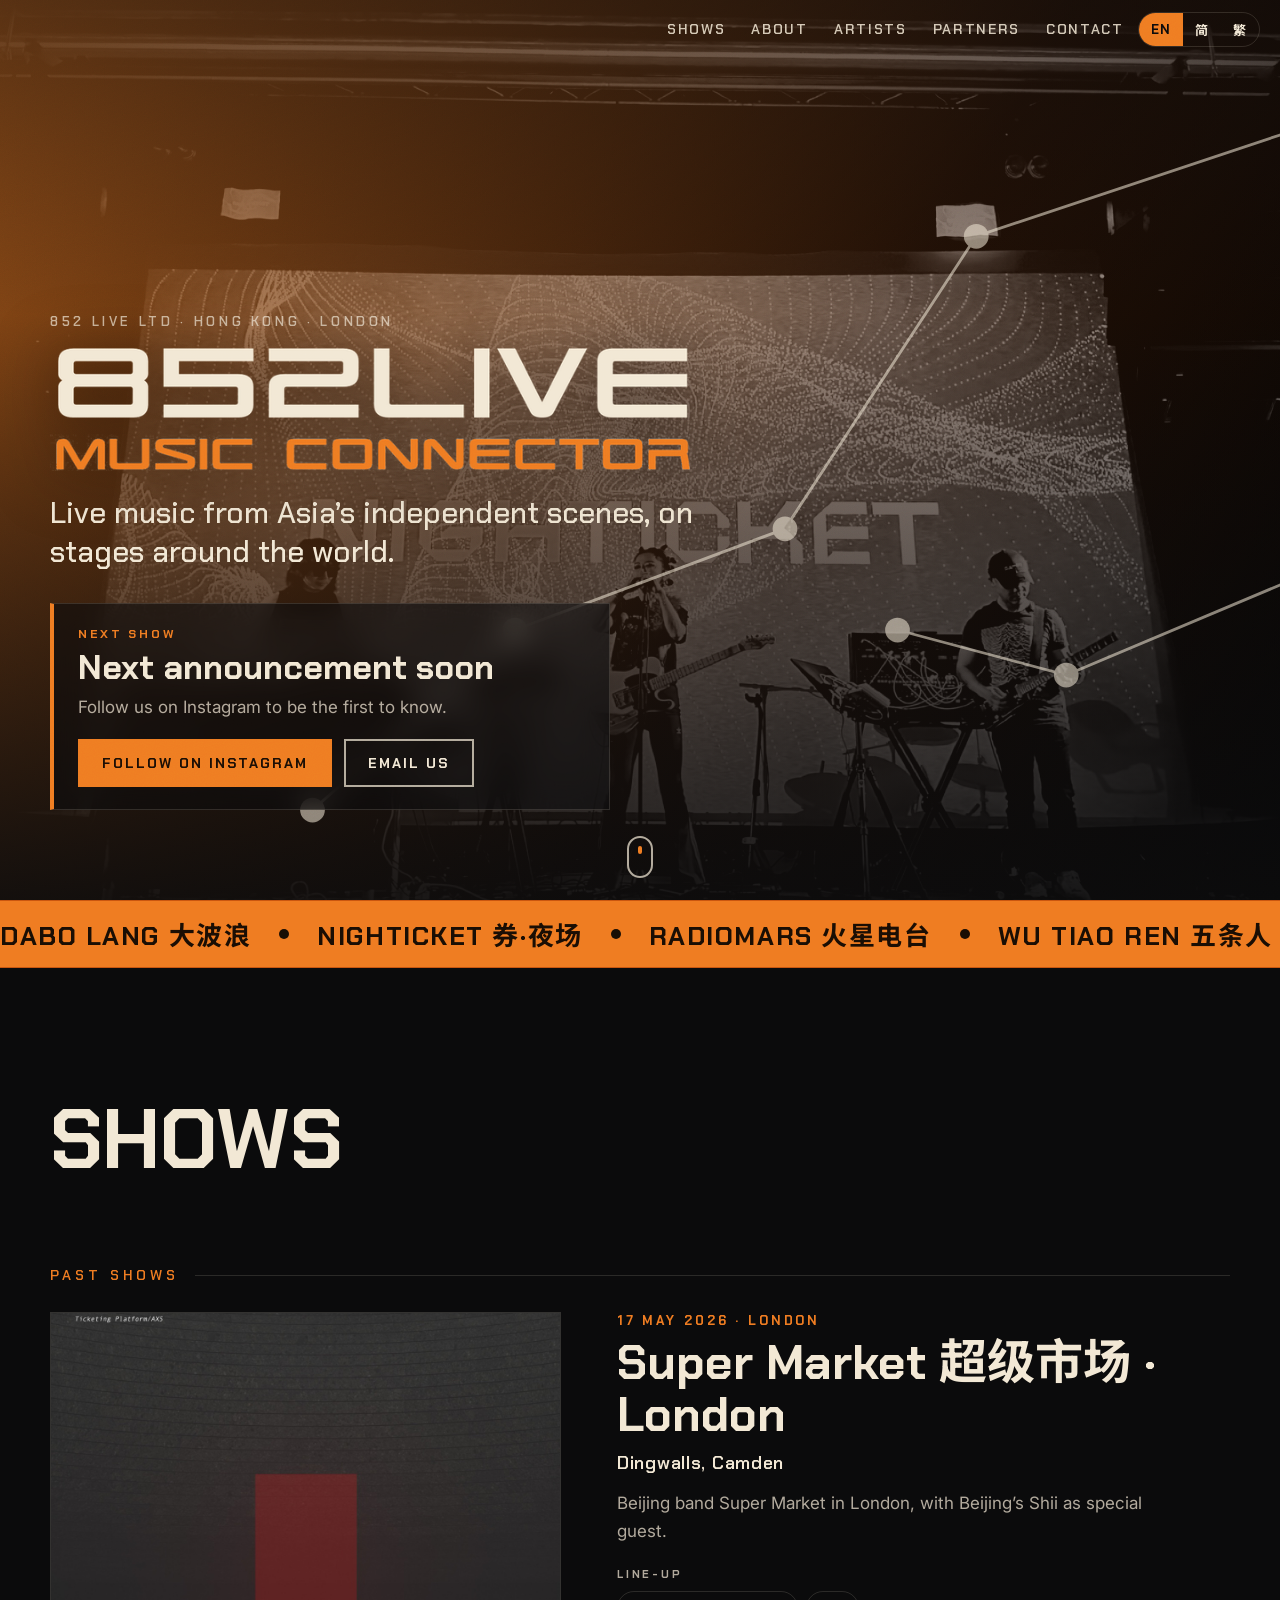
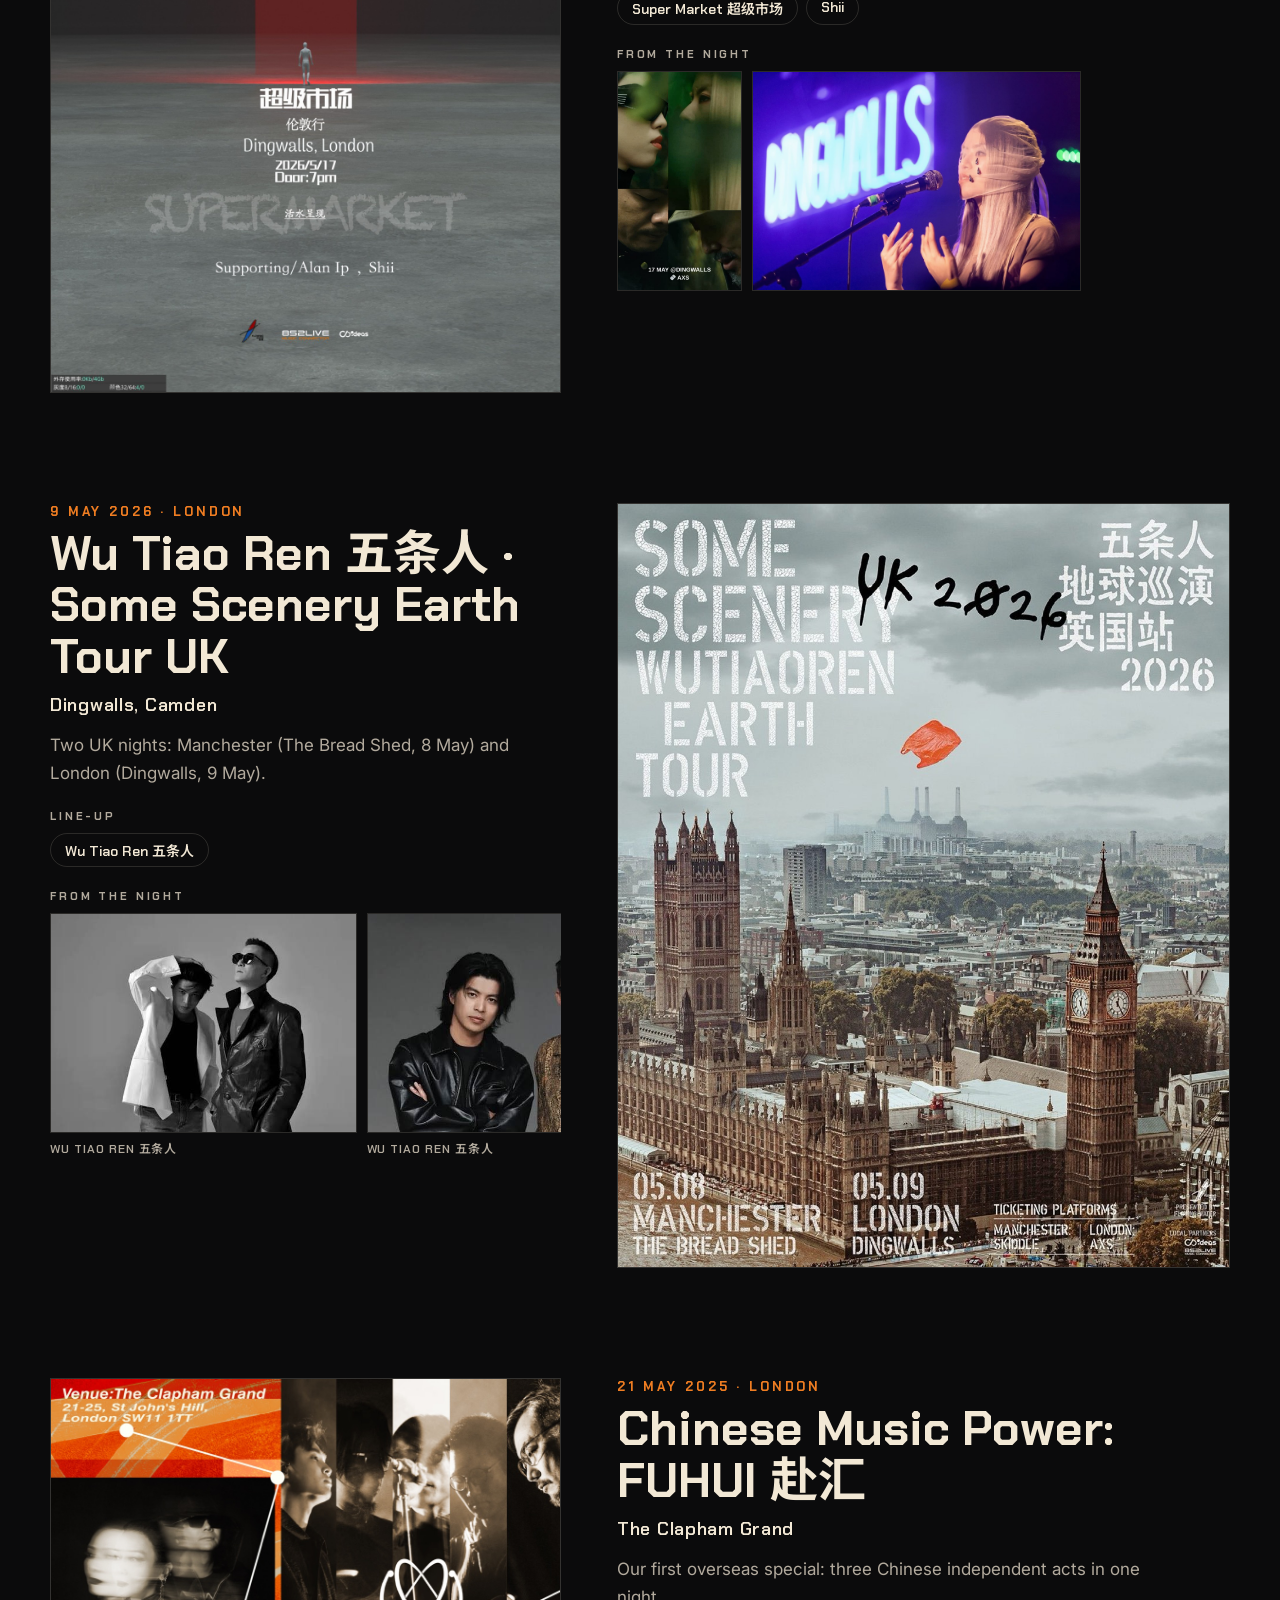
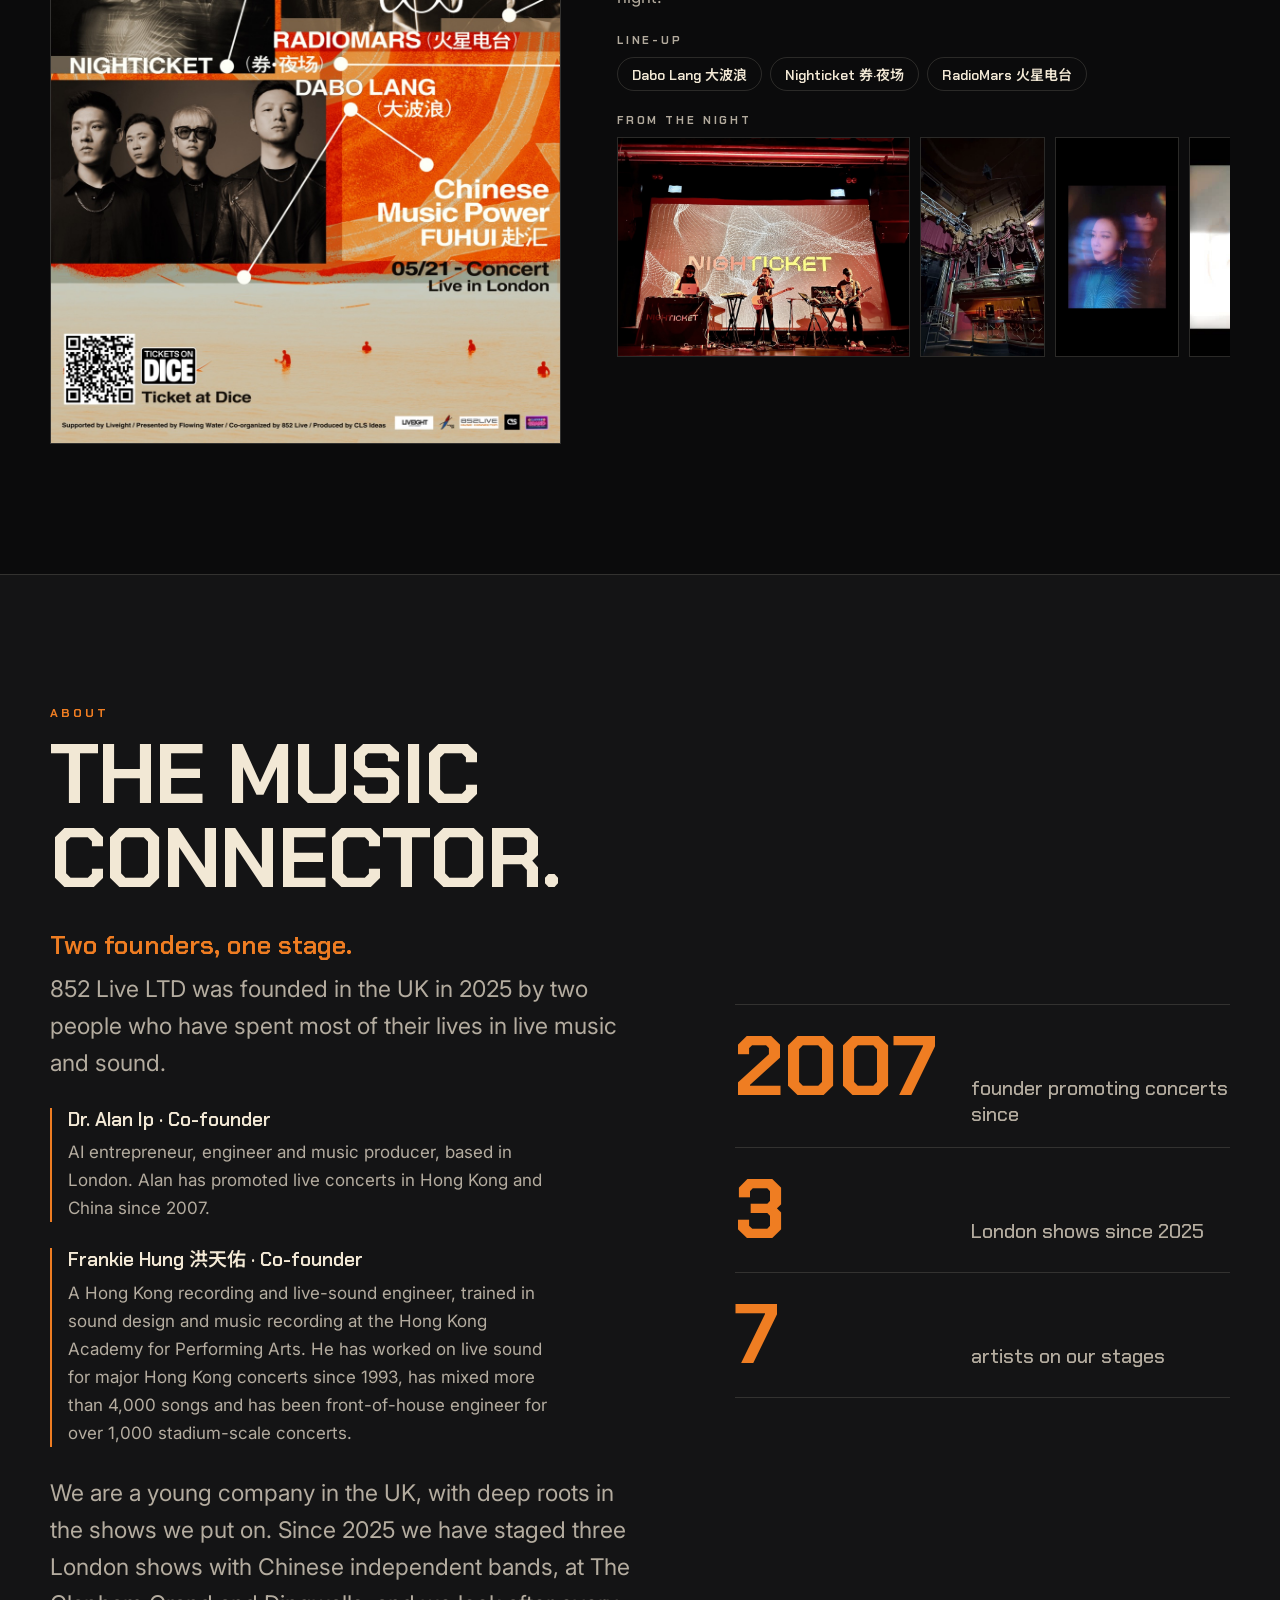
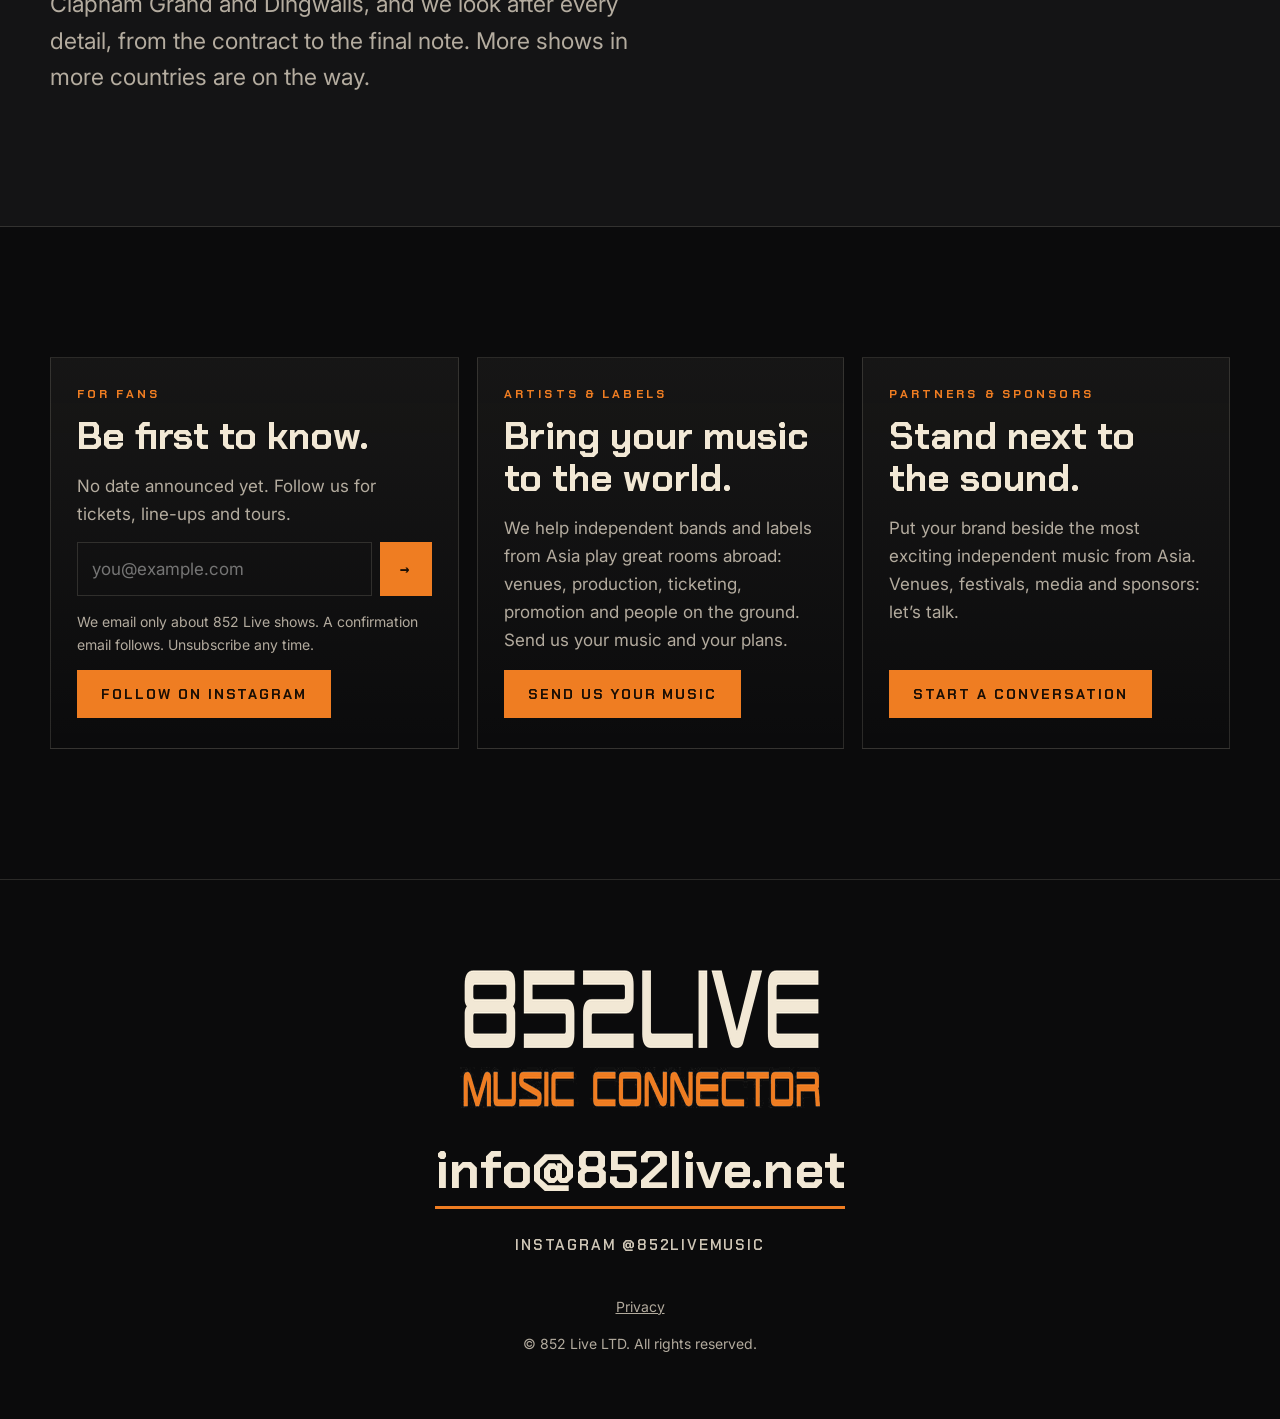
<file: index.html>
<!doctype html>
<html lang="en">
<head>
  <meta charset="utf-8">
  <meta name="viewport" content="width=device-width, initial-scale=1">
  <title>852 Live | Music Connector</title>
  <meta name="description" content="852 Live LTD is a concert promoter bringing Chinese and Asian independent bands to stages in the UK and around the world. Promoting live music since 2007.">
  <meta name="theme-color" content="#0b0b0c">
  <meta property="og:title" content="852 Live | Music Connector">
  <meta property="og:description" content="Live music from Asia’s independent scenes, on stages around the world.">
  <meta property="og:type" content="website">
  <meta property="og:image" content="https://852live.net/img/fuhui-banner.jpg">
  <meta property="og:url" content="https://852live.net/">
  <link rel="canonical" href="https://852live.net/">
  <link rel="icon" href="img/favicon.png" type="image/png">
  <link rel="preconnect" href="https://fonts.googleapis.com">
  <link rel="preconnect" href="https://fonts.gstatic.com" crossorigin>
  <link href="https://fonts.googleapis.com/css2?family=Chakra+Petch:wght@500;600;700&family=Inter:wght@400;500;600&family=Noto+Sans+SC:wght@400;500;700&family=Noto+Sans+TC:wght@400;500;700&display=swap" rel="stylesheet">
  <link rel="stylesheet" href="css/style.css?v=14">
  <script>document.documentElement.classList.add('js');</script>
</head>
<body>

<header class="nav" id="nav">
  <a class="brand" href="#top" aria-label="852 Live, home"><img src="img/logo-light.png" alt="852 Live Music Connector" width="720" height="138"></a>
  <nav class="nav-links" id="nav-links" aria-label="Main">
    <a href="#shows" data-i18n="nav_shows">Shows</a>
    <a href="#about" data-i18n="nav_about">About</a>
    <a href="#artists" data-i18n="nav_artists">Artists</a>
    <a href="#partners" data-i18n="nav_partners">Partners</a>
    <a href="#contact" data-i18n="nav_contact">Contact</a>
  </nav>
  <div class="langs" id="langs" role="group" aria-label="Language / 語言">
    <button type="button" data-lang="en" lang="en">EN</button>
    <button type="button" data-lang="zh" lang="zh-Hans">简</button>
    <button type="button" data-lang="zht" lang="zh-Hant">繁</button>
  </div>
  <button class="menu-btn" id="menu-btn" type="button" aria-expanded="false" aria-controls="nav-links" aria-label="Menu"><span></span><span></span></button>
</header>

<main id="top">
  <section class="hero">
    <div class="hero-bg" aria-hidden="true"></div>
    <svg class="motif" viewBox="0 0 1200 800" preserveAspectRatio="xMaxYMax slice" aria-hidden="true">
      <g fill="none" stroke="#f2e8d5" stroke-width="2.5" stroke-linecap="round">
        <path class="draw" d="M1200 120 L930 210 L760 470 L520 560 L340 720"/>
        <path class="draw d2" d="M1200 520 L1010 600 L860 560"/>
      </g>
      <g fill="#f2e8d5"><circle cx="930" cy="210" r="11"/><circle cx="760" cy="470" r="11"/><circle cx="520" cy="560" r="11"/><circle cx="1010" cy="600" r="11"/><circle cx="860" cy="560" r="11"/><circle cx="340" cy="720" r="11"/></g>
    </svg>
    <div class="hero-inner">
      <p class="eyebrow">852 Live LTD · Hong Kong · London</p>
      <h1 class="sr-only">852 Live, Music Connector</h1>
      <img class="hero-logo" src="img/logo-light.png" alt="" width="720" height="138">
      <p class="hero-sub" data-i18n="hero_sub">Live music from Asia’s independent scenes, on stages around the world.</p>
      <div id="hero-next" class="hero-next"></div>
    </div>
    <a class="scroll-cue" href="#shows" aria-label="Scroll to shows"><span></span></a>
  </section>

  <div class="marquee" aria-hidden="true">
    <div class="marquee-track">
      <span>DABO LANG 大波浪</span><i></i><span>NIGHTICKET 券·夜场</span><i></i><span>RADIOMARS 火星电台</span><i></i><span>WU TIAO REN 五条人</span><i></i><span>SUPER MARKET 超级市场</span><i></i><span>SHII</span><i></i>
      <span>DABO LANG 大波浪</span><i></i><span>NIGHTICKET 券·夜场</span><i></i><span>RADIOMARS 火星电台</span><i></i><span>WU TIAO REN 五条人</span><i></i><span>SUPER MARKET 超级市场</span><i></i><span>SHII</span><i></i>
    </div>
  </div>

  <section class="section" id="shows">
    <div class="wrap">
      <h2 class="section-title reveal" data-i18n="shows_title">Shows</h2>
      <div id="shows-upcoming" class="shows-upcoming"></div>
      <h3 class="subhead reveal" data-i18n="shows_past">Past shows</h3>
      <div id="shows-past" class="shows"></div>
    </div>
  </section>

  <section class="section about" id="about">
    <div class="wrap about-grid">
      <div class="reveal">
        <p class="kicker" data-i18n="about_kicker">About</p>
        <h2 class="section-title" data-i18n="about_title">The music connector.</h2>
        <h3 class="about-sub" data-i18n="about_sub"></h3>
        <p class="lead" data-i18n="about_body"></p>
        <div class="founder"><h3 data-i18n="f1_name"></h3><p data-i18n="f1_bio"></p></div>
        <div class="founder"><h3 data-i18n="f2_name"></h3><p data-i18n="f2_bio"></p></div>
        <p class="lead" data-i18n="about_body2"></p>
      </div>
      <dl class="stats reveal">
        <div><dt>2007</dt><dd data-i18n="stat1">promoting live music since</dd></div>
        <div><dt>3</dt><dd data-i18n="stat2">London shows since 2025</dd></div>
        <div><dt>7</dt><dd data-i18n="stat3">artists on our stages</dd></div>
      </dl>
    </div>
  </section>

  <section class="section join" id="join">
    <div class="wrap join-grid">
      <article class="card reveal" id="fans">
        <p class="kicker" data-i18n="fans_kicker">For fans</p>
        <h2 data-i18n="fans_title">Be first to know.</h2>
        <p data-i18n="fans_body"></p>
        <form class="mail" action="https://buttondown.com/api/emails/embed-subscribe/852live" method="post" target="_blank" aria-label="Mailing list">
          <input type="email" name="email" placeholder="you@example.com" required aria-label="Email address">
          <button type="submit" class="btn" aria-label="Subscribe">→</button>
        </form>
        <p class="small" data-i18n="mail_note">We email only about 852 Live shows. A confirmation email follows. Unsubscribe any time.</p>
        <a class="btn" href="https://www.instagram.com/852livemusic/" target="_blank" rel="noopener" data-i18n="btn_ig">Follow on Instagram</a>
      </article>
      <article class="card reveal" id="artists">
        <p class="kicker" data-i18n="artists_kicker">Artists &amp; labels</p>
        <h2 data-i18n="artists_title">Bring your music to the world.</h2>
        <p data-i18n="artists_body"></p>
        <a class="btn" href="mailto:info@852live.net?subject=Artist%20enquiry" data-i18n="artists_btn">Send us your music</a>
      </article>
      <article class="card reveal" id="partners">
        <p class="kicker" data-i18n="partners_kicker">Partners &amp; sponsors</p>
        <h2 data-i18n="partners_title">Stand next to the sound.</h2>
        <p data-i18n="partners_body"></p>
        <a class="btn" href="mailto:info@852live.net?subject=Partnership%20enquiry" data-i18n="partners_btn">Start a conversation</a>
      </article>
    </div>
  </section>
</main>

<footer class="footer" id="contact">
  <div class="wrap">
    <img src="img/logo-light.png" alt="852 Live Music Connector" class="footer-logo" width="720" height="138" loading="lazy">
    <a class="big-mail" href="mailto:info@852live.net">info@852live.net</a>
    <p class="footer-links"><a href="https://www.instagram.com/852livemusic/" target="_blank" rel="noopener">Instagram @852livemusic</a></p>
    <p class="small"><a href="privacy.html" data-i18n="footer_privacy">Privacy</a></p>
    <p class="small" data-i18n="footer_rights">© 852 Live LTD. All rights reserved.</p>
  </div>
</footer>

<script type="module" src="js/main.js?v=14"></script>
</body>
</html>
</file>
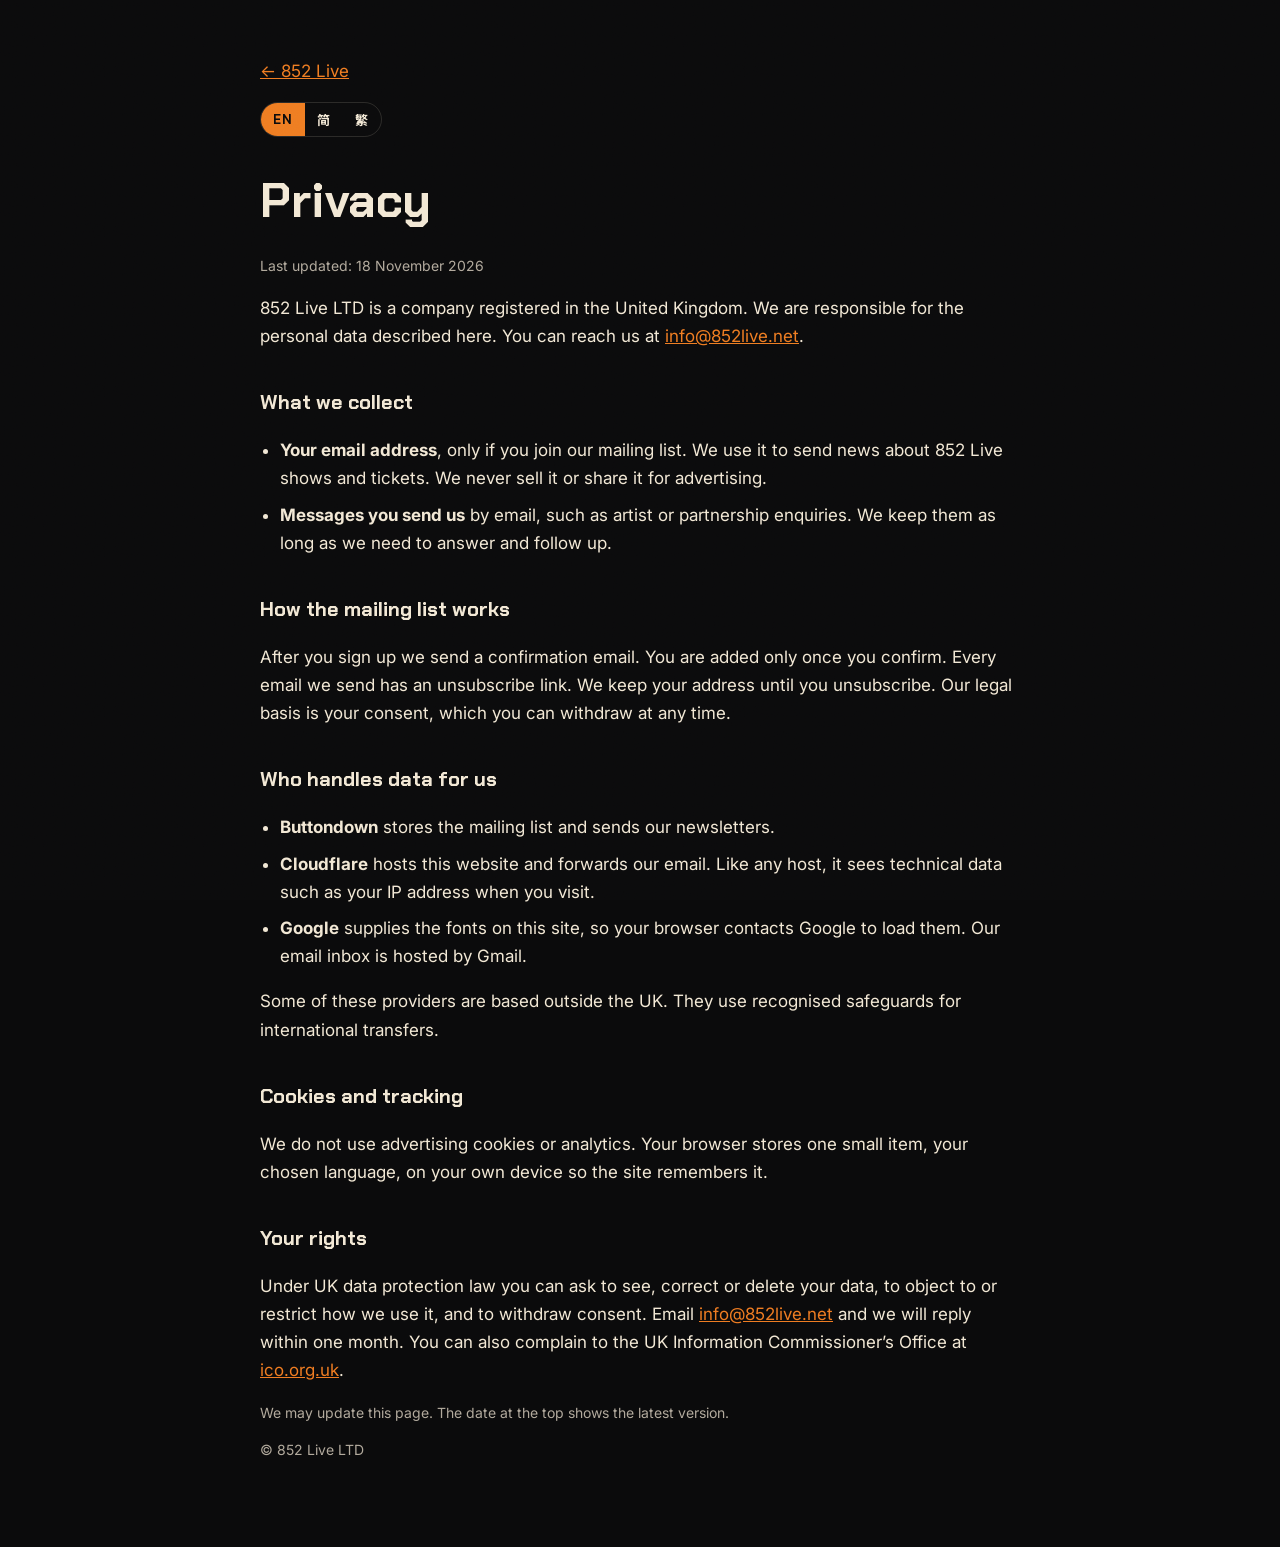
<file: privacy.html>
<!doctype html>
<html lang="en">
<head>
  <meta charset="utf-8">
  <meta name="viewport" content="width=device-width, initial-scale=1">
  <title>Privacy | 852 Live</title>
  <meta name="description" content="How 852 Live LTD handles your personal data.">
  <meta name="theme-color" content="#0b0b0c">
  <link rel="canonical" href="https://852live.net/privacy.html">
  <link rel="icon" href="img/favicon.png" type="image/png">
  <link rel="preconnect" href="https://fonts.googleapis.com">
  <link rel="preconnect" href="https://fonts.gstatic.com" crossorigin>
  <link href="https://fonts.googleapis.com/css2?family=Chakra+Petch:wght@500;600;700&family=Inter:wght@400;500;600&family=Noto+Sans+SC:wght@400;500;700&family=Noto+Sans+TC:wght@400;500;700&display=swap" rel="stylesheet">
  <link rel="stylesheet" href="css/style.css?v=14">
</head>
<body>
<main class="wrap legal">
  <p><a href="index.html">← 852 Live</a></p>
  <div class="langs" id="plangs" role="group" aria-label="Language">
    <button type="button" data-lang="en">EN</button>
    <button type="button" data-lang="zh">简</button>
    <button type="button" data-lang="zht">繁</button>
  </div>

  <section data-lang-block="en">
    <h1>Privacy</h1>
    <p class="small">Last updated: 18 November 2026</p>
    <p>852 Live LTD is a company registered in the United Kingdom. We are responsible for the personal data described here. You can reach us at <a href="mailto:info@852live.net">info@852live.net</a>.</p>
    <h2>What we collect</h2>
    <ul>
      <li><strong>Your email address</strong>, only if you join our mailing list. We use it to send news about 852 Live shows and tickets. We never sell it or share it for advertising.</li>
      <li><strong>Messages you send us</strong> by email, such as artist or partnership enquiries. We keep them as long as we need to answer and follow up.</li>
    </ul>
    <h2>How the mailing list works</h2>
    <p>After you sign up we send a confirmation email. You are added only once you confirm. Every email we send has an unsubscribe link. We keep your address until you unsubscribe. Our legal basis is your consent, which you can withdraw at any time.</p>
    <h2>Who handles data for us</h2>
    <ul>
      <li><strong>Buttondown</strong> stores the mailing list and sends our newsletters.</li>
      <li><strong>Cloudflare</strong> hosts this website and forwards our email. Like any host, it sees technical data such as your IP address when you visit.</li>
      <li><strong>Google</strong> supplies the fonts on this site, so your browser contacts Google to load them. Our email inbox is hosted by Gmail.</li>
    </ul>
    <p>Some of these providers are based outside the UK. They use recognised safeguards for international transfers.</p>
    <h2>Cookies and tracking</h2>
    <p>We do not use advertising cookies or analytics. Your browser stores one small item, your chosen language, on your own device so the site remembers it.</p>
    <h2>Your rights</h2>
    <p>Under UK data protection law you can ask to see, correct or delete your data, to object to or restrict how we use it, and to withdraw consent. Email <a href="mailto:info@852live.net">info@852live.net</a> and we will reply within one month. You can also complain to the UK Information Commissioner’s Office at <a href="https://ico.org.uk" rel="noopener">ico.org.uk</a>.</p>
    <p class="small">We may update this page. The date at the top shows the latest version.</p>
  </section>

  <section data-lang-block="zh" hidden>
    <h1>隐私政策</h1>
    <p class="small">最后更新：2026年11月18日</p>
    <p>852 Live LTD 是在英国注册的公司，负责处理本页所述的个人数据。联系我们：<a href="mailto:info@852live.net">info@852live.net</a>。</p>
    <h2>我们收集什么</h2>
    <ul>
      <li><strong>您的电子邮件地址</strong>：仅在您加入邮件订阅时收集，用于发送852 Live演出与票务消息。我们绝不出售，也不会用于广告共享。</li>
      <li><strong>您发给我们的邮件</strong>，例如艺人或合作咨询。我们只在需要回复和跟进期间保留。</li>
    </ul>
    <h2>邮件订阅如何运作</h2>
    <p>订阅后我们会发送确认邮件，确认后才会加入名单。每封邮件都附有退订链接。在您退订之前，我们会保留您的地址。法律依据是您的同意，您可随时撤回。</p>
    <h2>谁为我们处理数据</h2>
    <ul>
      <li><strong>Buttondown</strong>：保存订阅名单并发送电子报。</li>
      <li><strong>Cloudflare</strong>：托管本网站并转发邮件。与所有主机一样，您访问时它会看到IP地址等技术数据。</li>
      <li><strong>Google</strong>：提供本站字体，因此您的浏览器会连接Google加载字体；我们的收件箱由Gmail托管。</li>
    </ul>
    <p>其中部分服务商位于英国境外，并采用公认的跨境传输保障措施。</p>
    <h2>Cookie与追踪</h2>
    <p>我们不使用广告Cookie或分析工具。您的浏览器只会在您自己的设备上保存一项小数据，即您选择的语言，让网站记住它。</p>
    <h2>您的权利</h2>
    <p>根据英国数据保护法，您可要求查看、更正或删除您的数据，反对或限制我们的使用，并撤回同意。请发邮件至 <a href="mailto:info@852live.net">info@852live.net</a>，我们会在一个月内回复。您也可向英国信息专员办公室（<a href="https://ico.org.uk" rel="noopener">ico.org.uk</a>）投诉。</p>
    <p class="small">我们可能更新本页，页首日期为最新版本。</p>
  </section>

  <section data-lang-block="zht" hidden>
    <h1>私隱政策</h1>
    <p class="small">最後更新：2026年11月18日</p>
    <p>852 Live LTD 是在英國註冊的公司，負責處理本頁所述的個人資料。聯絡我們：<a href="mailto:info@852live.net">info@852live.net</a>。</p>
    <h2>我們收集什麼</h2>
    <ul>
      <li><strong>您的電郵地址</strong>：僅在您加入郵件訂閱時收集，用於發送852 Live演出與票務消息。我們絕不出售，也不會用於廣告分享。</li>
      <li><strong>您寄給我們的郵件</strong>，例如藝人或合作查詢。我們只在需要回覆和跟進期間保留。</li>
    </ul>
    <h2>郵件訂閱如何運作</h2>
    <p>訂閱後我們會發送確認郵件，確認後才會加入名單。每封郵件都附有退訂連結。在您退訂之前，我們會保留您的地址。法律依據是您的同意，您可隨時撤回。</p>
    <h2>誰為我們處理資料</h2>
    <ul>
      <li><strong>Buttondown</strong>：儲存訂閱名單並發送電子報。</li>
      <li><strong>Cloudflare</strong>：託管本網站並轉發郵件。與所有主機一樣，您瀏覽時它會看到IP位址等技術資料。</li>
      <li><strong>Google</strong>：提供本站字型，因此您的瀏覽器會連接Google載入字型；我們的收件箱由Gmail託管。</li>
    </ul>
    <p>其中部分服務供應商位於英國境外，並採用公認的跨境傳輸保障措施。</p>
    <h2>Cookie與追蹤</h2>
    <p>我們不使用廣告Cookie或分析工具。您的瀏覽器只會在您自己的裝置上儲存一項小資料，即您選擇的語言，讓網站記住它。</p>
    <h2>您的權利</h2>
    <p>根據英國資料保護法，您可要求查看、更正或刪除您的資料，反對或限制我們的使用，並撤回同意。請電郵至 <a href="mailto:info@852live.net">info@852live.net</a>，我們會在一個月內回覆。您亦可向英國資訊專員辦公室（<a href="https://ico.org.uk" rel="noopener">ico.org.uk</a>）投訴。</p>
    <p class="small">我們可能更新本頁，頁首日期為最新版本。</p>
  </section>

  <p class="small">© 852 Live LTD</p>
</main>
<script>
(function () {
  var stored = null;
  try { stored = localStorage.getItem('lang'); } catch (e) {}
  var nav = (navigator.language || 'en').toLowerCase();
  var lang = stored || (/zh-(tw|hk|mo)|hant/.test(nav) ? 'zht' : /^zh/.test(nav) ? 'zh' : 'en');
  var tags = { en: 'en', zh: 'zh-Hans', zht: 'zh-Hant' };
  function apply(l) {
    document.documentElement.lang = tags[l];
    document.querySelectorAll('[data-lang-block]').forEach(function (b) { b.hidden = b.dataset.langBlock !== l; });
    document.querySelectorAll('#plangs button').forEach(function (b) { b.setAttribute('aria-pressed', String(b.dataset.lang === l)); });
    try { localStorage.setItem('lang', l); } catch (e) {}
  }
  document.getElementById('plangs').addEventListener('click', function (e) {
    var b = e.target.closest('button'); if (b) apply(b.dataset.lang);
  });
  apply(tags[lang] ? lang : 'en');
})();
</script>
</body>
</html>
</file>
<file: css/style.css>
:root {
  --bg: #0b0b0c;
  --bg-2: #141415;
  --orange: #ef7d22;
  --orange-deep: #c9560f;
  --cream: #f2e8d5;
  --cream-dim: rgba(242, 232, 213, .72);
  --line: rgba(242, 232, 213, .14);
  --head: 'Chakra Petch', 'Noto Sans SC', 'Noto Sans TC', system-ui, sans-serif;
  --body: 'Inter', 'Noto Sans SC', 'Noto Sans TC', system-ui, -apple-system, sans-serif;
  --gutter: 20px;
  --max: 1180px;
}
* { box-sizing: border-box; }
html { scroll-behavior: smooth; scroll-padding-top: 72px; -webkit-text-size-adjust: 100%; }
body { margin: 0; background: var(--bg); color: var(--cream); font: 400 17px/1.65 var(--body); overflow-x: hidden; }
img { max-width: 100%; display: block; }
a { color: inherit; }
.sr-only { position: absolute; width: 1px; height: 1px; overflow: hidden; clip: rect(0 0 0 0); white-space: nowrap; }
.wrap { width: min(100% - 2 * var(--gutter), var(--max)); margin-inline: auto; }
:focus-visible { outline: 2px solid var(--orange); outline-offset: 3px; }

/* grain over everything for texture */
body::after { content: ""; position: fixed; inset: 0; pointer-events: none; z-index: 100; opacity: .07; mix-blend-mode: overlay;
  background-image: url("data:image/svg+xml,%3Csvg xmlns='http://www.w3.org/2000/svg' width='160' height='160'%3E%3Cfilter id='n'%3E%3CfeTurbulence type='fractalNoise' baseFrequency='.9' numOctaves='2'/%3E%3C/filter%3E%3Crect width='100%25' height='100%25' filter='url(%23n)'/%3E%3C/svg%3E"); }

/* nav */
.nav { position: fixed; inset: 0 0 auto 0; z-index: 50; display: flex; align-items: center; gap: 14px; padding: 12px var(--gutter); transition: background .3s, backdrop-filter .3s; }
.nav.scrolled { background: rgba(11, 11, 12, .82); backdrop-filter: blur(12px); -webkit-backdrop-filter: blur(12px); border-bottom: 1px solid var(--line); }
.brand img { height: 30px; width: auto; opacity: 0; transition: opacity .3s; }
.nav.scrolled .brand img { opacity: 1; }
.nav-links { display: none; margin-left: auto; gap: 26px; font: 600 14px var(--head); letter-spacing: .12em; text-transform: uppercase; }
.nav-links a { text-decoration: none; opacity: .85; padding: 6px 0; border-bottom: 2px solid transparent; }
.nav-links a:hover { opacity: 1; border-color: var(--orange); }
.langs { margin-left: auto; display: flex; border: 1px solid var(--line); border-radius: 999px; overflow: hidden; }
.langs button { font: 700 13px var(--head); letter-spacing: .08em; color: var(--cream); background: transparent; border: 0; padding: 7px 12px; cursor: pointer; }
.langs button:hover { color: var(--orange); }
.langs button[aria-pressed="true"] { background: var(--orange); color: #0b0b0c; }
.menu-btn { display: grid; gap: 6px; width: 40px; height: 40px; place-content: center; background: none; border: 0; cursor: pointer; }
.menu-btn span { display: block; width: 24px; height: 2px; background: var(--cream); transition: transform .25s; }
.menu-btn[aria-expanded="true"] span:first-child { transform: translateY(4px) rotate(45deg); }
.menu-btn[aria-expanded="true"] span:last-child { transform: translateY(-4px) rotate(-45deg); }
@media (max-width: 859px) {
  .nav-links { position: absolute; top: 100%; left: 0; right: 0; display: none; flex-direction: column; gap: 0; margin: 0; background: rgba(11, 11, 12, .97); border-bottom: 1px solid var(--line); padding: 8px var(--gutter) 16px; }
  .nav-links.open { display: flex; }
  .nav-links a { padding: 14px 0; border-bottom: 1px solid var(--line); font-size: 16px; }
}
@media (min-width: 860px) { .nav-links { display: flex; } .langs { margin-left: 0; } .menu-btn { display: none; } .brand img { height: 34px; } }

/* hero */
.hero { position: relative; min-height: 100svh; display: grid; align-items: end; padding: 120px var(--gutter) 90px; overflow: hidden; isolation: isolate; }
.hero-bg { position: absolute; inset: 0; z-index: -2; background: url("../img/nighticket-live.jpg") center 35% / cover; filter: grayscale(1) contrast(1.15) brightness(.7); animation: drift 24s ease-in-out infinite alternate; }
.hero::before { content: ""; position: absolute; inset: 0; z-index: -1; background:
  linear-gradient(180deg, rgba(11, 11, 12, .55) 0%, rgba(11, 11, 12, .2) 35%, rgba(11, 11, 12, .92) 100%),
  linear-gradient(120deg, rgba(239, 125, 34, .75), rgba(201, 86, 15, .2) 60%, transparent); mix-blend-mode: normal; }
@keyframes drift { from { transform: scale(1.05) translate3d(0, 0, 0); } to { transform: scale(1.18) translate3d(-2%, -2%, 0); } }
.motif { position: absolute; inset: 0; width: 100%; height: 100%; z-index: -1; opacity: .55; pointer-events: none; }
.draw { stroke-dasharray: 1400; stroke-dashoffset: 1400; animation: draw 2.4s .4s ease-out forwards; }
.draw.d2 { animation-delay: 1s; }
@keyframes draw { to { stroke-dashoffset: 0; } }
.hero-inner { width: min(100%, var(--max)); margin-inline: auto; }
.eyebrow { margin: 0 0 18px; font: 600 13px var(--head); letter-spacing: .28em; text-transform: uppercase; color: var(--cream-dim); }
.hero-logo { width: min(86vw, 640px); height: auto; margin-bottom: 22px; filter: drop-shadow(0 6px 30px rgba(0, 0, 0, .5)); }
.hero-sub { max-width: 34ch; margin: 0 0 32px; font: 500 clamp(20px, 3.4vw, 30px)/1.3 var(--head); }
.hero-next { max-width: 560px; }
.next-card { border: 1px solid var(--line); background: rgba(11, 11, 12, .6); backdrop-filter: blur(14px); -webkit-backdrop-filter: blur(14px); border-left: 4px solid var(--orange); padding: 22px 24px; }
.next-label { margin: 0 0 6px; font: 700 12px var(--head); letter-spacing: .24em; text-transform: uppercase; color: var(--orange); }
.next-card h2 { margin: 0 0 6px; font: 700 clamp(24px, 4vw, 34px)/1.15 var(--head); overflow-wrap: anywhere; }
.next-card p:not(.next-label) { margin: 0 0 18px; color: var(--cream-dim); }
.scroll-cue { position: absolute; left: 50%; bottom: 22px; width: 26px; height: 42px; margin-left: -13px; border: 2px solid var(--cream-dim); border-radius: 14px; }
.scroll-cue span { position: absolute; left: 50%; top: 8px; width: 4px; height: 8px; margin-left: -2px; border-radius: 2px; background: var(--orange); animation: cue 1.8s infinite; }
@keyframes cue { 0% { opacity: 0; transform: translateY(0); } 30% { opacity: 1; } 100% { opacity: 0; transform: translateY(14px); } }
@media (max-width: 600px) { .scroll-cue { display: none; } .hero { padding-bottom: 48px; } }

/* buttons */
.btn-row { display: flex; flex-wrap: wrap; gap: 12px; }
.btn { display: inline-block; font: 700 14px var(--head); letter-spacing: .14em; text-transform: uppercase; text-decoration: none; text-align: center; color: #1a0e04; background: var(--orange); border: 2px solid var(--orange); padding: 13px 22px; cursor: pointer; transition: transform .2s, background .2s, color .2s; }
.btn:hover { background: var(--cream); border-color: var(--cream); transform: translateY(-2px); }
.btn.ghost { background: transparent; color: var(--cream); border-color: var(--cream-dim); }
.btn.ghost:hover { background: var(--cream); color: #1a0e04; }
.btn[disabled] { opacity: .4; cursor: not-allowed; transform: none; }

/* marquee */
.marquee { overflow: hidden; background: var(--orange); color: #1a0e04; border-block: 1px solid var(--orange-deep); }
.marquee-track { display: flex; width: max-content; align-items: center; gap: 28px; padding: 14px 0; font: 700 clamp(18px, 2.6vw, 26px) var(--head); letter-spacing: .06em; white-space: nowrap; animation: slide 38s linear infinite; }
.marquee-track i { width: 10px; height: 10px; border-radius: 50%; background: #1a0e04; flex: none; }
@keyframes slide { to { transform: translateX(-50%); } }

/* sections */
.section { padding: clamp(64px, 11vw, 130px) 0; }
.section-title { margin: 0 0 28px; font: 700 clamp(38px, 8vw, 84px)/1 var(--head); letter-spacing: -.01em; text-transform: uppercase; overflow-wrap: anywhere; }
.subhead { margin: 56px 0 28px; font: 600 14px var(--head); letter-spacing: .28em; text-transform: uppercase; color: var(--orange); display: flex; align-items: center; gap: 16px; }
.subhead::after { content: ""; flex: 1; height: 1px; background: var(--line); }
.kicker { margin: 0 0 12px; font: 700 12px var(--head); letter-spacing: .26em; text-transform: uppercase; color: var(--orange); }
.lead + .lead { margin-top: 1.1em; }
.lead { font-size: clamp(18px, 2.4vw, 23px); line-height: 1.6; color: var(--cream-dim); max-width: 42ch; margin: 0; }

/* shows */
.shows { display: grid; gap: clamp(56px, 9vw, 110px); }
.shows-upcoming { display: grid; gap: 56px; margin-bottom: 20px; }
.show { display: grid; grid-template-columns: minmax(0, 1fr); gap: 26px; align-items: start; }
.show-poster { margin: 0; position: relative; background: var(--bg-2); border: 1px solid var(--line); }
.show-poster img { width: 100%; height: auto; }
.text-poster { aspect-ratio: 3 / 4; display: grid; place-items: center; padding: 24px; text-align: center; background: linear-gradient(160deg, var(--orange-deep), #1a0e04); font: 700 clamp(22px, 5vw, 34px)/1.2 var(--head); }
.show-date { margin: 0 0 8px; font: 700 13px var(--head); letter-spacing: .22em; text-transform: uppercase; color: var(--orange); }
.show-info h3 { margin: 0 0 10px; font: 700 clamp(28px, 5vw, 48px)/1.08 var(--head); overflow-wrap: anywhere; }
.show-venue { margin: 0 0 14px; font: 600 18px var(--head); letter-spacing: .04em; }
.show-note { margin: 0 0 20px; color: var(--cream-dim); max-width: 52ch; }
.mini { margin: 22px 0 10px; font: 700 11px var(--head); letter-spacing: .26em; text-transform: uppercase; color: var(--cream-dim); }
.chips { display: flex; flex-wrap: wrap; gap: 8px; margin: 0; padding: 0; list-style: none; }
.chips li { border: 1px solid var(--line); padding: 6px 14px; font: 600 14px var(--head); border-radius: 999px; }
.gallery { display: flex; gap: 10px; overflow-x: auto; padding-bottom: 8px; scroll-snap-type: x mandatory; -webkit-overflow-scrolling: touch; }
.gallery img { height: clamp(150px, 26vw, 220px); width: auto; max-width: none; scroll-snap-align: start; border: 1px solid var(--line); filter: saturate(.9); transition: filter .3s, transform .3s; }
.gallery img:hover { filter: saturate(1.2); transform: translateY(-3px); }
@media (min-width: 860px) {
  .show { grid-template-columns: minmax(0, 5fr) minmax(0, 6fr); gap: 56px; }
  .show:nth-child(even) .show-poster { order: 2; }
  .show-poster { position: sticky; top: 90px; }
}

/* about */
.about { background: var(--bg-2); border-block: 1px solid var(--line); }
.about-grid { display: grid; gap: 48px; align-items: center; }
.stats { display: grid; gap: 0; margin: 0; }
.stats div { display: grid; grid-template-columns: clamp(118px, 24vw, 220px) 1fr; align-items: baseline; gap: 16px; padding: 20px 0; border-top: 1px solid var(--line); }
.stats div:last-child { border-bottom: 1px solid var(--line); }
.stats dt { flex: none; min-width: 3.2ch; font: 700 clamp(48px, 9vw, 84px)/1 var(--head); color: var(--orange); }
.stats dd { margin: 0; font: 500 clamp(16px, 2.4vw, 20px) var(--head); color: var(--cream-dim); }
@media (min-width: 860px) { .about-grid { grid-template-columns: 1.1fr .9fr; gap: 80px; } }

/* join cards */
.join-grid { display: grid; gap: 18px; }
.card { display: flex; flex-direction: column; align-items: flex-start; gap: 14px; padding: 28px 26px 30px; border: 1px solid var(--line); background: linear-gradient(180deg, rgba(242, 232, 213, .05), transparent); transition: border-color .3s, transform .3s; }
.card:hover { border-color: var(--orange); transform: translateY(-4px); }
.card h2 { margin: 0; font: 700 clamp(28px, 4vw, 38px)/1.1 var(--head); }
.card p { margin: 0; color: var(--cream-dim); }
.card .btn { margin-top: auto; }
.card .kicker { color: var(--orange); }
.mail { display: flex; gap: 8px; width: 100%; }
.mail input { flex: 1; min-width: 0; font: inherit; color: var(--cream); background: transparent; border: 1px solid var(--line); padding: 12px 14px; }
.mail .btn { margin: 0; padding: 12px 18px; }
.small { font-size: 14px; color: var(--cream-dim); }
@media (min-width: 900px) { .join-grid { grid-template-columns: repeat(3, 1fr); } }

/* footer */
.footer { padding: 90px 0 50px; text-align: center; border-top: 1px solid var(--line); }
.footer-logo { width: min(70vw, 360px); margin: 0 auto 34px; }
.big-mail { display: inline-block; font: 700 clamp(22px, 5.4vw, 52px)/1.1 var(--head); text-decoration: none; overflow-wrap: anywhere; border-bottom: 3px solid var(--orange); padding-bottom: 6px; }
.big-mail:hover { color: var(--orange); }
.footer-links { margin: 26px 0 40px; font: 600 15px var(--head); letter-spacing: .12em; text-transform: uppercase; }
.footer-links a { text-decoration: none; opacity: .85; }
.footer-links a:hover { color: var(--orange); opacity: 1; }

/* reveal */
.js .reveal { opacity: 0; transform: translateY(28px); transition: opacity .8s ease, transform .8s ease; }
.js .reveal.in { opacity: 1; transform: none; }

@media (prefers-reduced-motion: reduce) {
  html { scroll-behavior: auto; }
  .hero-bg, .marquee-track, .scroll-cue span { animation: none; }
  .draw { animation: none; stroke-dashoffset: 0; }
  .js .reveal { opacity: 1; transform: none; transition: none; }
}

.about-sub { font: 600 clamp(20px, 2.6vw, 26px)/1.25 var(--head); color: var(--orange); margin: 26px 0 10px; }
.founder { margin: 26px 0 0; max-width: 46ch; border-left: 2px solid var(--orange); padding-left: 16px; }
.founder h3 { font: 600 19px/1.3 var(--head); color: var(--cream); margin: 0 0 6px; }
.founder p { margin: 0; color: var(--cream-dim); }
.founder + .lead { margin-top: 28px; }

.shot { margin: 0; flex: none; scroll-snap-align: start; }
.shot img { display: block; height: clamp(150px, 26vw, 220px); width: auto; max-width: none; border: 1px solid var(--line); filter: saturate(.9); }
.shot figcaption { margin-top: 6px; font: 600 12px var(--head); letter-spacing: .08em; text-transform: uppercase; color: var(--cream-dim); }

/* privacy page */
.legal { padding: 40px 0 72px; max-width: 760px; }
.legal a { color: var(--orange); }
.legal h1 { font-family: var(--head); font-size: clamp(32px, 6vw, 48px); margin: 24px 0 4px; }
.legal h2 { font-family: var(--head); font-size: 20px; margin: 1.8em 0 .4em; }
.legal ul { padding-left: 1.2em; }
.legal li { margin: .5em 0; }
.legal .langs { margin: 0 0 8px; width: max-content; }
.legal [hidden] { display: none; }
</file>
